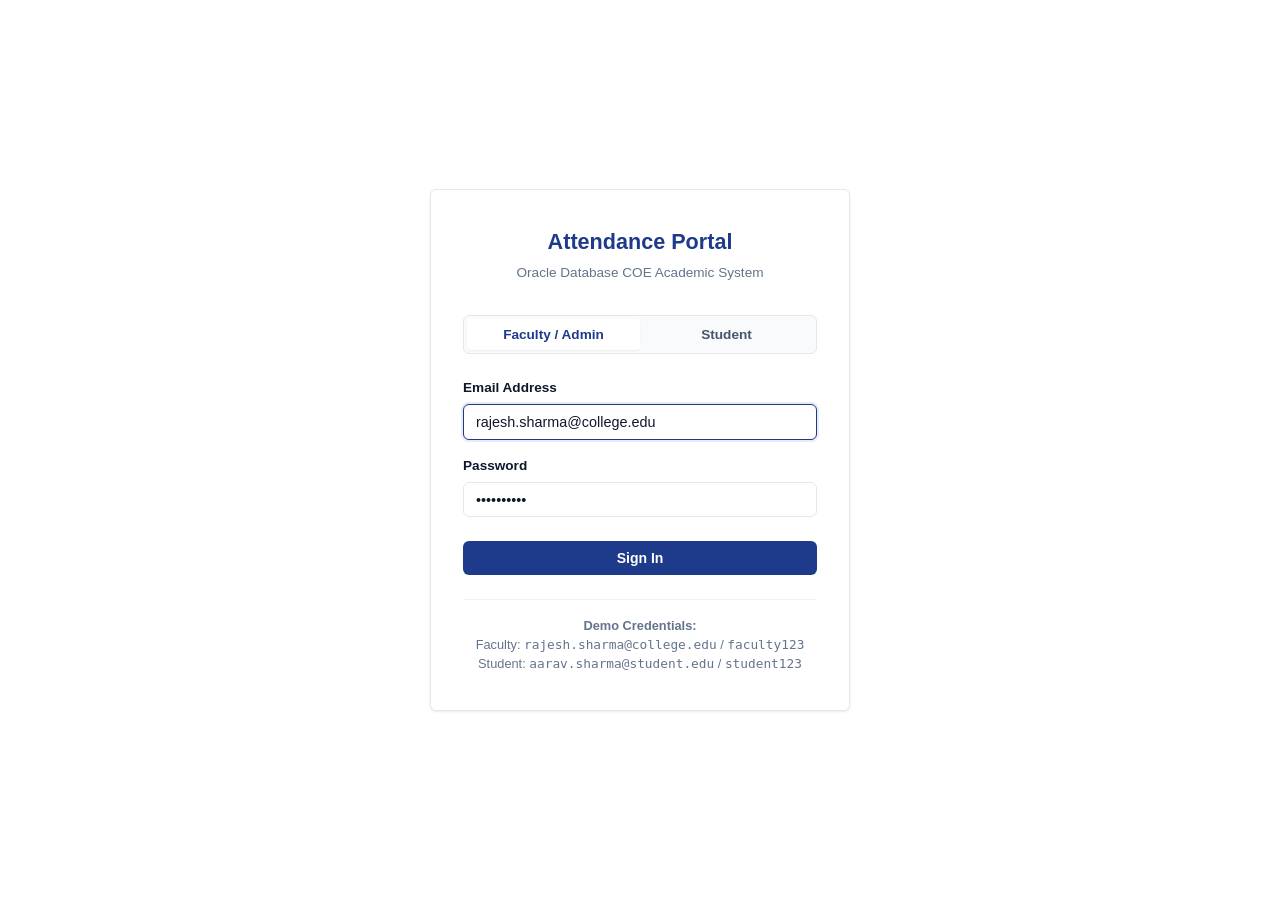
<file: frontend/index.html>
<!DOCTYPE html>
<html lang="en">
<head>
  <meta charset="UTF-8">
  <meta name="viewport" content="width=device-width, initial-scale=1.0">
  <title>Login - Attendance Management System</title>
  <link rel="stylesheet" href="css/style.css">
</head>
<body style="background-color: #ffffff;">

  <div class="login-wrapper">
    <div class="login-card">
      <div class="login-header">
        <h1>Attendance Portal</h1>
        <p>Oracle Database COE Academic System</p>
      </div>

      <div class="role-switcher">
        <button type="button" class="role-btn active" id="btnRoleFaculty" onclick="selectRole('faculty')">Faculty / Admin</button>
        <button type="button" class="role-btn" id="btnRoleStudent" onclick="selectRole('student')">Student</button>
      </div>

      <div id="loginAlert"></div>

      <form id="loginForm" onsubmit="handleLogin(event)">
        <input type="hidden" id="selectedRole" value="faculty">

        <div class="form-group">
          <label class="form-label" for="loginEmail">Email Address</label>
          <input type="email" id="loginEmail" class="form-control" placeholder="name@college.edu" required autofocus>
        </div>

        <div class="form-group">
          <label class="form-label" for="loginPassword">Password</label>
          <input type="password" id="loginPassword" class="form-control" placeholder="Enter password" required>
        </div>

        <div style="margin-top: 1.5rem;">
          <button type="submit" class="btn btn-primary" id="btnSubmitLogin" style="width: 100%;">Sign In</button>
        </div>
      </form>

      <div style="margin-top: 1.5rem; padding-top: 1rem; border-top: 1px solid var(--border-subtle); font-size: 0.8rem; color: var(--text-light); text-align: center;">
        <p><strong>Demo Credentials:</strong></p>
        <p>Faculty: <code>rajesh.sharma@college.edu</code> / <code>faculty123</code></p>
        <p>Student: <code>aarav.sharma@student.edu</code> / <code>student123</code></p>
      </div>
    </div>
  </div>

  <script src="js/api.js"></script>
  <script src="js/login.js"></script>
</body>
</html>
</file>
<file: frontend/css/style.css>
/* =======================================================
   ATTENDANCE MANAGEMENT SYSTEM
   Professional Academic Theme
   Pure White Background + Collegiate Navy Accent
   ======================================================= */

:root {
  --bg-main: #ffffff;
  --bg-surface: #f8fafc;
  --bg-card: #ffffff;
  --border-color: #e2e8f0;
  --border-subtle: #edf2f7;
  
  --text-main: #0f172a;
  --text-muted: #475569;
  --text-light: #64748b;
  
  /* Primary subtle collegiate navy accent */
  --primary: #1e3a8a;
  --primary-hover: #1e40af;
  --primary-light: #eff6ff;
  --primary-border: #bfdbfe;
  
  /* Academic Status Badges (Clean, non-neon, professional) */
  --badge-good-bg: #ecfdf5;
  --badge-good-text: #065f46;
  --badge-good-border: #a7f3d0;
  
  --badge-low-bg: #fffbeb;
  --badge-low-text: #92400e;
  --badge-low-border: #fde68a;
  
  --badge-critical-bg: #fff1f2;
  --badge-critical-text: #9f1239;
  --badge-critical-border: #fecdd3;
  
  --radius: 6px;
  --shadow-sm: 0 1px 2px 0 rgba(0, 0, 0, 0.05);
  --shadow-card: 0 1px 3px 0 rgba(0, 0, 0, 0.07), 0 1px 2px -1px rgba(0, 0, 0, 0.05);
  --font-sans: -apple-system, BlinkMacSystemFont, "Segoe UI", Roboto, "Helvetica Neue", Arial, sans-serif;
}

* {
  box-sizing: border-box;
  margin: 0;
  padding: 0;
}

body {
  background-color: var(--bg-surface);
  color: var(--text-main);
  font-family: var(--font-sans);
  font-size: 14px;
  line-height: 1.5;
  -webkit-font-smoothing: antialiased;
}

/* ---------------- Layout & Navigation ---------------- */
.navbar {
  background-color: var(--bg-main);
  border-bottom: 1px solid var(--border-color);
  padding: 0 1.5rem;
  height: 60px;
  display: flex;
  align-items: center;
  justify-content: space-between;
  position: sticky;
  top: 0;
  z-index: 50;
}

.brand-section {
  display: flex;
  align-items: center;
  gap: 0.75rem;
}

.brand-title {
  font-size: 1.1rem;
  font-weight: 700;
  color: var(--primary);
  letter-spacing: -0.02em;
  text-decoration: none;
}

.brand-subtitle {
  font-size: 0.75rem;
  font-weight: 500;
  color: var(--text-light);
  border-left: 1px solid var(--border-color);
  padding-left: 0.75rem;
  text-transform: uppercase;
  letter-spacing: 0.05em;
}

.nav-links {
  display: flex;
  align-items: center;
  list-style: none;
  gap: 0.25rem;
}

.nav-links a {
  display: inline-block;
  padding: 0.5rem 0.85rem;
  color: var(--text-muted);
  text-decoration: none;
  font-size: 0.9rem;
  font-weight: 500;
  border-radius: var(--radius);
  transition: all 0.15s ease-in-out;
}

.nav-links a:hover {
  color: var(--primary);
  background-color: var(--primary-light);
}

.nav-links a.active {
  color: var(--primary);
  background-color: var(--primary-light);
  font-weight: 600;
}

.user-nav-section {
  display: flex;
  align-items: center;
  gap: 1rem;
}

.user-tag {
  font-size: 0.85rem;
  color: var(--text-muted);
}

.user-tag strong {
  color: var(--text-main);
}

.btn-logout {
  background: none;
  border: 1px solid var(--border-color);
  padding: 0.4rem 0.85rem;
  border-radius: var(--radius);
  color: var(--text-muted);
  font-size: 0.85rem;
  font-weight: 500;
  cursor: pointer;
  background-color: var(--bg-main);
  transition: all 0.15s ease;
}

.btn-logout:hover {
  background-color: #f1f5f9;
  color: var(--text-main);
}

/* ---------------- Container & Page Header ---------------- */
.container {
  max-width: 1200px;
  margin: 1.5rem auto;
  padding: 0 1.25rem;
}

.page-header {
  display: flex;
  align-items: center;
  justify-content: space-between;
  margin-bottom: 1.5rem;
  padding-bottom: 0.75rem;
  border-bottom: 1px solid var(--border-color);
}

.page-title {
  font-size: 1.35rem;
  font-weight: 700;
  color: var(--text-main);
}

.page-description {
  font-size: 0.875rem;
  color: var(--text-muted);
  margin-top: 0.2rem;
}

/* ---------------- Cards & Panels ---------------- */
.card {
  background-color: var(--bg-card);
  border: 1px solid var(--border-color);
  border-radius: var(--radius);
  padding: 1.25rem;
  box-shadow: var(--shadow-card);
  margin-bottom: 1.5rem;
}

.card-title {
  font-size: 1rem;
  font-weight: 600;
  color: var(--text-main);
  margin-bottom: 0.75rem;
  display: flex;
  align-items: center;
  justify-content: space-between;
}

/* ---------------- Metric Cards Grid ---------------- */
.stats-grid {
  display: grid;
  grid-template-columns: repeat(auto-fit, minmax(220px, 1fr));
  gap: 1rem;
  margin-bottom: 1.5rem;
}

.stat-card {
  background-color: var(--bg-card);
  border: 1px solid var(--border-color);
  border-radius: var(--radius);
  padding: 1.25rem;
  box-shadow: var(--shadow-card);
}

.stat-label {
  font-size: 0.8rem;
  font-weight: 600;
  text-transform: uppercase;
  letter-spacing: 0.05em;
  color: var(--text-light);
  margin-bottom: 0.35rem;
}

.stat-value {
  font-size: 1.85rem;
  font-weight: 700;
  color: var(--primary);
  line-height: 1.1;
}

.stat-meta {
  font-size: 0.8rem;
  color: var(--text-muted);
  margin-top: 0.35rem;
}

/* ---------------- Forms & Inputs ---------------- */
.form-group {
  margin-bottom: 1rem;
}

.form-label {
  display: block;
  font-size: 0.85rem;
  font-weight: 600;
  color: var(--text-main);
  margin-bottom: 0.35rem;
}

.form-control {
  width: 100%;
  padding: 0.55rem 0.75rem;
  font-size: 0.9rem;
  color: var(--text-main);
  background-color: var(--bg-main);
  border: 1px solid var(--border-color);
  border-radius: var(--radius);
  outline: none;
  font-family: inherit;
  transition: border-color 0.15s ease;
}

.form-control:focus {
  border-color: var(--primary);
  box-shadow: 0 0 0 2px rgba(30, 58, 138, 0.1);
}

.form-row {
  display: flex;
  gap: 1rem;
  flex-wrap: wrap;
}

.form-row .form-group {
  flex: 1;
  min-width: 180px;
}

/* ---------------- Filter Toolbar ---------------- */
.toolbar {
  background-color: var(--bg-surface);
  border: 1px solid var(--border-color);
  border-radius: var(--radius);
  padding: 1rem;
  margin-bottom: 1.25rem;
  display: flex;
  flex-wrap: wrap;
  align-items: flex-end;
  gap: 1rem;
}

.toolbar .form-group {
  margin-bottom: 0;
  flex: 1;
  min-width: 160px;
}

/* ---------------- Buttons ---------------- */
.btn {
  display: inline-flex;
  align-items: center;
  justify-content: center;
  font-weight: 600;
  font-size: 0.875rem;
  padding: 0.55rem 1rem;
  border-radius: var(--radius);
  border: 1px solid transparent;
  cursor: pointer;
  transition: all 0.15s ease-in-out;
  text-decoration: none;
  line-height: 1;
}

.btn-primary {
  background-color: var(--primary);
  color: #ffffff;
}

.btn-primary:hover {
  background-color: var(--primary-hover);
}

.btn-outline {
  background-color: var(--bg-main);
  border-color: var(--border-color);
  color: var(--text-main);
}

.btn-outline:hover {
  background-color: #f1f5f9;
}

.btn-sm {
  padding: 0.35rem 0.65rem;
  font-size: 0.8rem;
}

.btn-danger {
  background-color: #ef4444;
  color: #ffffff;
}

.btn-danger:hover {
  background-color: #dc2626;
}

.btn-success {
  background-color: #10b981;
  color: #ffffff;
}

.btn-success:hover {
  background-color: #059669;
}

/* ---------------- Data Tables ---------------- */
.table-responsive {
  width: 100%;
  overflow-x: auto;
  background-color: var(--bg-main);
  border: 1px solid var(--border-color);
  border-radius: var(--radius);
}

.data-table {
  width: 100%;
  border-collapse: collapse;
  text-align: left;
  font-size: 0.875rem;
}

.data-table th {
  background-color: var(--bg-surface);
  color: var(--text-muted);
  font-weight: 600;
  font-size: 0.75rem;
  text-transform: uppercase;
  letter-spacing: 0.05em;
  padding: 0.75rem 1rem;
  border-bottom: 1px solid var(--border-color);
  white-space: nowrap;
}

.data-table td {
  padding: 0.75rem 1rem;
  border-bottom: 1px solid var(--border-subtle);
  color: var(--text-main);
  vertical-align: middle;
}

.data-table tr:last-child td {
  border-bottom: none;
}

.data-table tr:hover {
  background-color: #f8fafc;
}

/* ---------------- Academic Status Badges ---------------- */
.badge {
  display: inline-block;
  padding: 0.2rem 0.55rem;
  font-size: 0.75rem;
  font-weight: 600;
  border-radius: 4px;
  border: 1px solid transparent;
  white-space: nowrap;
}

.badge-good {
  background-color: var(--badge-good-bg);
  color: var(--badge-good-text);
  border-color: var(--badge-good-border);
}

.badge-low {
  background-color: var(--badge-low-bg);
  color: var(--badge-low-text);
  border-color: var(--badge-low-border);
}

.badge-critical {
  background-color: var(--badge-critical-bg);
  color: var(--badge-critical-text);
  border-color: var(--badge-critical-border);
}

.badge-present {
  background-color: var(--badge-good-bg);
  color: var(--badge-good-text);
  border-color: var(--badge-good-border);
}

.badge-absent {
  background-color: var(--badge-critical-bg);
  color: var(--badge-critical-text);
  border-color: var(--badge-critical-border);
}

/* ---------------- Attendance Toggle Pill ---------------- */
.status-switch {
  display: inline-flex;
  border: 1px solid var(--border-color);
  border-radius: var(--radius);
  overflow: hidden;
  background-color: var(--bg-surface);
}

.status-switch label {
  padding: 0.35rem 0.75rem;
  font-size: 0.8rem;
  font-weight: 600;
  cursor: pointer;
  user-select: none;
  transition: all 0.15s ease;
}

.status-switch input[type="radio"] {
  display: none;
}

.status-switch input[type="radio"]:checked + label.lbl-present {
  background-color: #10b981;
  color: #ffffff;
}

.status-switch input[type="radio"]:checked + label.lbl-absent {
  background-color: #ef4444;
  color: #ffffff;
}

/* ---------------- Alerts ---------------- */
.alert {
  padding: 0.85rem 1rem;
  border-radius: var(--radius);
  margin-bottom: 1rem;
  font-size: 0.875rem;
  border: 1px solid transparent;
}

.alert-success {
  background-color: #ecfdf5;
  color: #065f46;
  border-color: #a7f3d0;
}

.alert-error {
  background-color: #fff1f2;
  color: #9f1239;
  border-color: #fecdd3;
}

.alert-info {
  background-color: var(--primary-light);
  color: var(--primary);
  border-color: var(--primary-border);
}

/* ---------------- Modals ---------------- */
.modal-backdrop {
  position: fixed;
  top: 0;
  left: 0;
  width: 100vw;
  height: 100vh;
  background-color: rgba(15, 23, 42, 0.4);
  display: none;
  align-items: center;
  justify-content: center;
  z-index: 100;
  padding: 1rem;
}

.modal-backdrop.active {
  display: flex;
}

.modal-content {
  background-color: var(--bg-main);
  border-radius: var(--radius);
  border: 1px solid var(--border-color);
  box-shadow: 0 10px 25px -5px rgba(0, 0, 0, 0.1);
  width: 100%;
  max-width: 520px;
  overflow: hidden;
}

.modal-header {
  padding: 1rem 1.25rem;
  border-bottom: 1px solid var(--border-color);
  display: flex;
  align-items: center;
  justify-content: space-between;
}

.modal-title {
  font-size: 1.1rem;
  font-weight: 700;
  color: var(--text-main);
}

.modal-close {
  background: none;
  border: none;
  font-size: 1.25rem;
  cursor: pointer;
  color: var(--text-light);
}

.modal-body {
  padding: 1.25rem;
  max-height: 75vh;
  overflow-y: auto;
}

.modal-footer {
  padding: 0.85rem 1.25rem;
  border-top: 1px solid var(--border-color);
  background-color: var(--bg-surface);
  display: flex;
  justify-content: flex-end;
  gap: 0.5rem;
}

/* ---------------- Centered Login View ---------------- */
.login-wrapper {
  min-height: 100vh;
  display: flex;
  align-items: center;
  justify-content: center;
  padding: 1.5rem;
  background-color: #ffffff;
}

.login-card {
  width: 100%;
  max-width: 420px;
  background-color: var(--bg-main);
  border: 1px solid var(--border-color);
  border-radius: var(--radius);
  padding: 2.25rem 2rem;
  box-shadow: var(--shadow-card);
}

.login-header {
  text-align: center;
  margin-bottom: 2rem;
}

.login-header h1 {
  font-size: 1.35rem;
  font-weight: 700;
  color: var(--primary);
  margin-bottom: 0.25rem;
}

.login-header p {
  font-size: 0.85rem;
  color: var(--text-light);
}

.role-switcher {
  display: flex;
  background-color: var(--bg-surface);
  border: 1px solid var(--border-color);
  border-radius: var(--radius);
  padding: 3px;
  margin-bottom: 1.5rem;
}

.role-btn {
  flex: 1;
  padding: 0.5rem;
  text-align: center;
  font-size: 0.85rem;
  font-weight: 600;
  color: var(--text-muted);
  border: none;
  background: none;
  border-radius: 4px;
  cursor: pointer;
  transition: all 0.15s ease;
}

.role-btn.active {
  background-color: var(--bg-main);
  color: var(--primary);
  box-shadow: var(--shadow-sm);
}

.empty-state {
  text-align: center;
  padding: 2.5rem 1rem;
  color: var(--text-light);
}

/* Responsive utilities */
@media (max-width: 768px) {
  .navbar {
    height: auto;
    padding: 0.75rem 1rem;
    flex-wrap: wrap;
    gap: 0.5rem;
  }
  .nav-links {
    order: 3;
    width: 100%;
    overflow-x: auto;
    padding-bottom: 0.25rem;
  }
  .form-row {
    flex-direction: column;
  }
}
</file>
